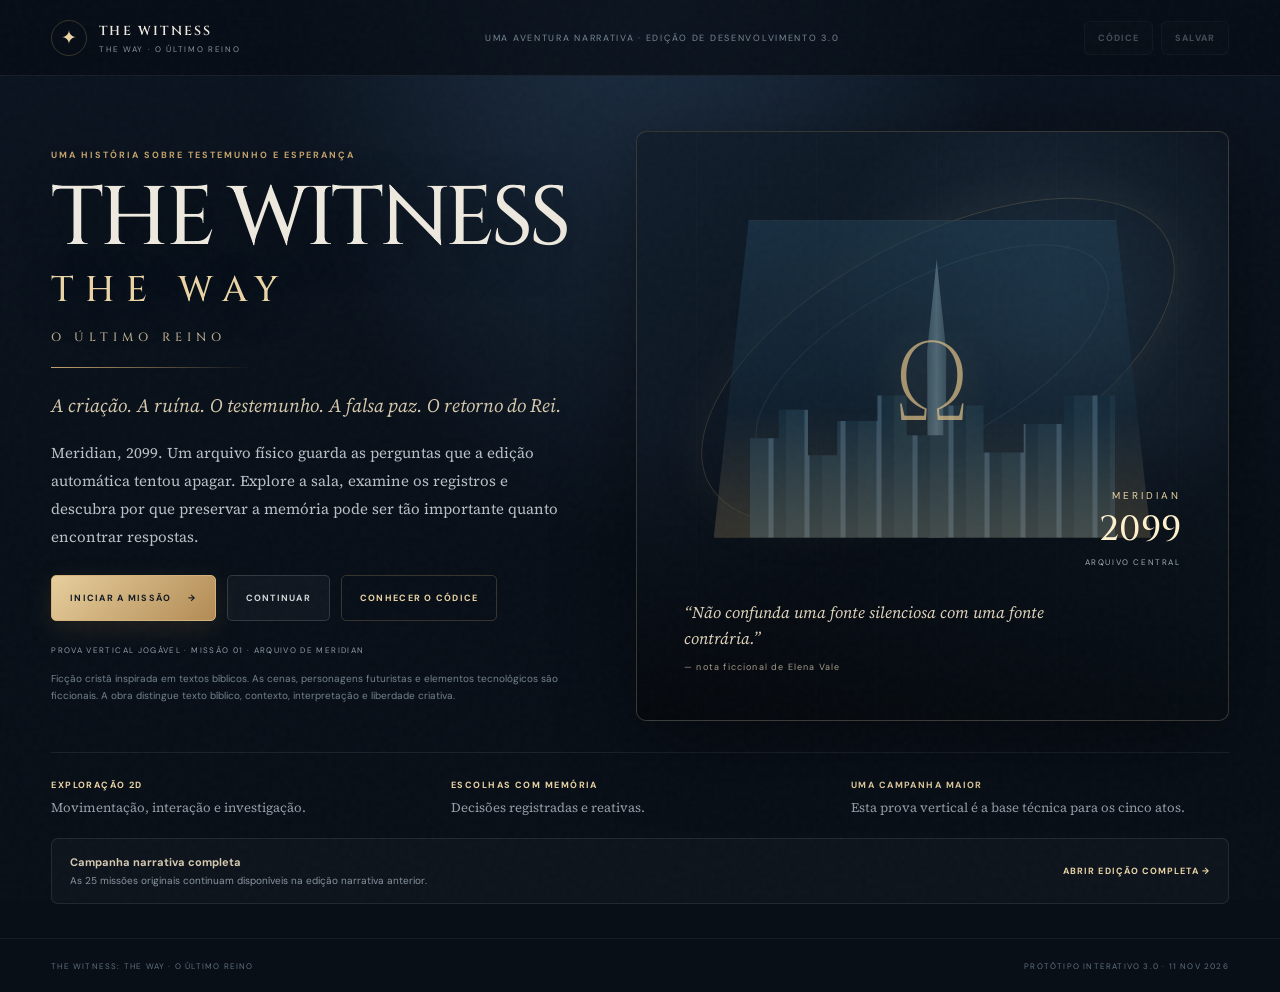
<file: index.html>
<!doctype html>
<html lang="pt-BR">
<head>
  <meta charset="utf-8">
  <meta name="viewport" content="width=device-width, initial-scale=1, viewport-fit=cover">
  <meta name="theme-color" content="#080f18">
  <meta name="description" content="THE WITNESS: THE WAY — O ÚLTIMO REINO. Uma aventura narrativa de exploração, memória e esperança.">
  <meta property="og:title" content="THE WITNESS: THE WAY — O ÚLTIMO REINO">
  <meta property="og:description" content="A criação. A ruína. O testemunho. A falsa paz. O retorno do Rei.">
  <title>THE WITNESS: THE WAY — O ÚLTIMO REINO</title>
  <link rel="icon" href="assets/favicon.svg" type="image/svg+xml">
  <link rel="stylesheet" href="styles.css">
</head>
<body>
  <div class="grain" aria-hidden="true"></div>
  <header class="topbar">
    <a class="brand" href="#inicio" aria-label="Página inicial">
      <span class="brand-mark">✦</span>
      <span><strong>THE WITNESS</strong><small>THE WAY · O ÚLTIMO REINO</small></span>
    </a>
    <div class="topline">UMA AVENTURA NARRATIVA · EDIÇÃO DE DESENVOLVIMENTO 3.0</div>
    <div class="top-actions">
      <button id="topCodex" class="quiet-button" disabled>CÓDICE</button>
      <button id="topSave" class="quiet-button" disabled>SALVAR</button>
    </div>
  </header>

  <main id="main" class="main-shell">
    <section id="homeScreen" class="home-screen">
      <div class="hero-copy">
        <p class="eyebrow">UMA HISTÓRIA SOBRE TESTEMUNHO E ESPERANÇA</p>
        <h1>THE WITNESS<span>THE WAY</span></h1>
        <p class="hero-subtitle">O ÚLTIMO REINO</p>
        <div class="gold-rule"></div>
        <p class="hero-tagline">A criação. A ruína. O testemunho. A falsa paz. O retorno do Rei.</p>
        <p class="hero-desc">Meridian, 2099. Um arquivo físico guarda as perguntas que a edição automática tentou apagar. Explore a sala, examine os registros e descubra por que preservar a memória pode ser tão importante quanto encontrar respostas.</p>
        <div class="home-buttons">
          <button id="newGame" class="btn primary">INICIAR A MISSÃO <span>→</span></button>
          <button id="continueGame" class="btn" hidden>CONTINUAR</button>
          <button id="homeCodex" class="btn ghost">CONHECER O CÓDICE</button>
        </div>
        <p class="home-note">PROVA VERTICAL JOGÁVEL · MISSÃO 01 · ARQUIVO DE MERIDIAN</p>
        <p class="disclaimer">Ficção cristã inspirada em textos bíblicos. As cenas, personagens futuristas e elementos tecnológicos são ficcionais. A obra distingue texto bíblico, contexto, interpretação e liberdade criativa.</p>
      </div>
      <div class="hero-art" aria-label="Ilustração abstrata de um arquivo futurista sob uma luz dourada">
        <div class="hero-orbit orbit-a"></div><div class="hero-orbit orbit-b"></div>
        <div class="hero-window"><div class="city-spire"></div><div class="city-line"></div></div>
        <div class="hero-seal">Ω</div>
        <div class="hero-caption"><span>MERIDIAN</span><b>2099</b><small>ARQUIVO CENTRAL</small></div>
        <div class="hero-quote">“Não confunda uma fonte silenciosa com uma fonte contrária.”<small>— nota ficcional de Elena Vale</small></div>
      </div>
      <div class="home-footer-grid">
        <div><strong>EXPLORAÇÃO 2D</strong><span>Movimentação, interação e investigação.</span></div>
        <div><strong>ESCOLHAS COM MEMÓRIA</strong><span>Decisões registradas e reativas.</span></div>
        <div><strong>UMA CAMPANHA MAIOR</strong><span>Esta prova vertical é a base técnica para os cinco atos.</span></div>
      </div>
      <div class="legacy-callout"><div><strong>Campanha narrativa completa</strong><span>As 25 missões originais continuam disponíveis na edição narrativa anterior.</span></div><a class="text-link" href="legacy/index.html">ABRIR EDIÇÃO COMPLETA →</a></div>
    </section>

    <section id="gameScreen" class="game-screen" hidden>
      <div class="game-heading">
        <div><p class="eyebrow" id="missionAct">ATO I — A ORIGEM E A RUÍNA</p><h2 id="missionTitle">O Arquivo que Sobrou</h2><p id="missionLocation">MERIDIAN · 2099</p></div>
        <div class="game-heading-actions">
          <button id="journalButton" class="small-button">DIÁRIO</button>
          <button id="settingsButton" class="small-button">OPÇÕES</button>
          <button id="menuButton" class="small-button">MENU</button>
        </div>
      </div>
      <div class="mission-objective"><span class="objective-symbol">◇</span><div><b>OBJETIVO ATUAL</b><p id="objectiveText"></p></div><div class="stage-counter" id="stageCounter">ETAPA 1 / 3</div></div>
      <div class="game-layout">
        <div class="world-column">
          <div class="canvas-wrap">
            <canvas id="gameCanvas" width="960" height="540" aria-label="Visão explorável do Arquivo Central de Meridian. Use WASD ou as setas para movimentar Aren e E para interagir." tabindex="0"></canvas>
            <div class="canvas-vignette" aria-hidden="true"></div>
            <div id="interactionPrompt" class="interaction-prompt" hidden><kbd>E</kbd><span id="promptText">INTERAGIR</span></div>
            <div class="scene-chip"><i></i> AMBIENTE ATIVO</div>
          </div>
          <div class="controls-row">
            <div class="desktop-help"><kbd>W</kbd><kbd>A</kbd><kbd>S</kbd><kbd>D</kbd> ou <kbd>↑</kbd><kbd>←</kbd><kbd>↓</kbd><kbd>→</kbd> mover <span>·</span> <kbd>E</kbd> interagir <span>·</span> <kbd>ESC</kbd> fechar</div>
            <div class="mobile-controls" aria-label="Controles de toque">
              <div class="dpad">
                <button data-move="up" aria-label="Mover para cima">▲</button>
                <button data-move="left" aria-label="Mover para esquerda">◀</button>
                <button data-move="down" aria-label="Mover para baixo">▼</button>
                <button data-move="right" aria-label="Mover para direita">▶</button>
              </div>
              <button id="touchInteract" class="touch-interact">INTERAGIR</button>
            </div>
            <div class="save-indicator" id="saveIndicator">● AUTOSAVE ATIVO</div>
          </div>
          <div id="storyFeed" class="story-feed" aria-live="polite"><span class="feed-mark">✦</span><span>O arquivo aguarda sua investigação.</span></div>
        </div>
        <aside class="side-panel">
          <section class="side-card">
            <div class="side-card-head"><span>REGISTROS ENCONTRADOS</span><b id="evidenceCount">0 / 3</b></div>
            <div id="evidenceList" class="evidence-list"></div>
          </section>
          <section class="side-card aren-card">
            <div class="character-label">PERSONAGEM JOGÁVEL</div>
            <div class="character-profile"><div class="aren-portrait" aria-hidden="true"><div class="portrait-head"></div><div class="portrait-body"></div></div><div><strong>AREN VALE</strong><span>Historiador · 34 anos</span><small>“Uma fonte precisa ser compreendida antes de ser julgada.”</small></div></div>
          </section>
          <section class="side-card stats-card">
            <div class="side-card-head"><span>ESTADO DO REGISTRO</span><b>ATUAL</b></div>
            <div class="stat-row"><span>Integridade</span><div class="stat-track"><i id="integrityBar"></i></div><b id="integrityValue">0</b></div>
            <div class="stat-row"><span>Coesão</span><div class="stat-track"><i id="communityBar"></i></div><b id="communityValue">0</b></div>
            <p>Indicadores narrativos. Não medem mérito espiritual nem alteram os acontecimentos bíblicos.</p>
          </section>
          <button id="codexButton" class="codex-button"><span>▤</span><div><b>ABRIR CÓDICE</b><small>Texto · Contexto · Interpretação · Ficção</small></div><strong>↗</strong></button>
        </aside>
      </div>
    </section>
  </main>

  <div id="modalHost" class="modal-host" hidden></div>
  <div id="liveRegion" class="sr-only" aria-live="polite" aria-atomic="true"></div>
  <footer class="site-footer"><span>THE WITNESS: THE WAY · O ÚLTIMO REINO</span><span>PROTÓTIPO INTERATIVO 3.0 · 11 NOV 2026</span></footer>

  <script src="data/mission-01.js"></script>
  <script src="js/state.js"></script>
  <script src="js/world.js"></script>
  <script src="js/app.js"></script>
</body>
</html>
</file>
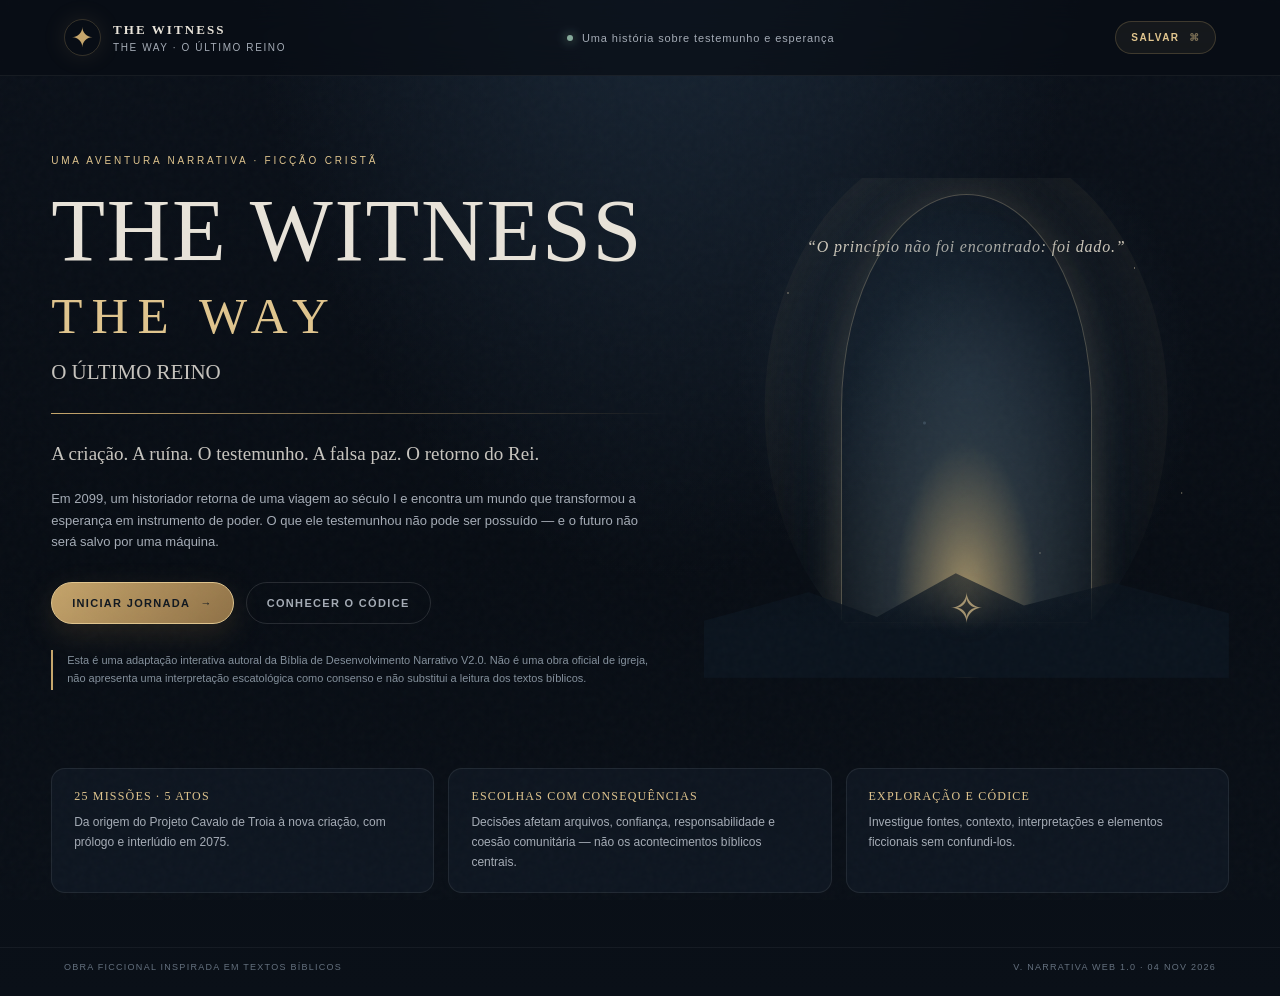
<file: legacy/index.html>
<!doctype html>
<html lang="pt-BR">
<head>
  <meta charset="utf-8">
  <meta name="viewport" content="width=device-width, initial-scale=1">
  <meta name="theme-color" content="#0b1018">
  <meta name="description" content="THE WITNESS: THE WAY — O ÚLTIMO REINO. Aventura narrativa interativa baseada na Bíblia de Desenvolvimento Narrativo 2.0.">
  <title>THE WITNESS: THE WAY — O ÚLTIMO REINO</title>
  <link rel="stylesheet" href="styles.css">
</head>
<body>
  <div class="grain" aria-hidden="true"></div>
  <header class="topbar">
    <button class="brand" id="brandHome" aria-label="Ir ao início">
      <span class="brand-mark">✦</span>
      <span><strong>THE WITNESS</strong><small>THE WAY · O ÚLTIMO REINO</small></span>
    </button>
    <div class="top-status" id="topStatus"><span class="status-dot"></span><span>Uma história sobre testemunho e esperança</span></div>
    <button class="quiet-button" id="saveButton" title="Salvar progresso">SALVAR <span>⌘</span></button>
  </header>

  <main id="app" class="app-shell" aria-live="polite"></main>

  <footer class="footer">
    <span>OBRA FICCIONAL INSPIRADA EM TEXTOS BÍBLICOS</span>
    <span>V. NARRATIVA WEB 1.0 · 04 NOV 2026</span>
  </footer>
  <script src="campaign-data.js"></script>
  <script src="app.js"></script>
</body>
</html>
</file>
<file: styles.css>
@import url('https://fonts.googleapis.com/css2?family=Cinzel:wght@400;500;600;700&family=DM+Sans:wght@400;500;600;700&family=Source+Serif+4:opsz,wght@8..60,400;8..60,500;8..60,600&display=swap');
:root{--bg:#080f18;--panel:#101a26;--panel2:#172332;--ink:#eee9df;--muted:#a8b0b8;--faint:#73808c;--gold:#c4a36c;--gold2:#ead4a5;--line:rgba(202,170,112,.24);--green:#89b39f;--red:#c8887f;--serif:'Source Serif 4',Georgia,serif;--sans:'DM Sans',Arial,sans-serif;--display:'Cinzel',Georgia,serif;--shadow:0 24px 80px rgba(0,0,0,.42)}
*{box-sizing:border-box}html{min-height:100%;background:var(--bg)}body{margin:0;min-height:100vh;background:radial-gradient(ellipse at 50% -12%,#203348 0,transparent 42%),linear-gradient(180deg,#0b1420,#080f18 55%,#090f17);color:var(--ink);font-family:var(--sans);overflow-x:hidden}.grain{position:fixed;inset:0;pointer-events:none;opacity:.045;z-index:20;background-image:url("data:image/svg+xml,%3Csvg viewBox='0 0 180 180' xmlns='http://www.w3.org/2000/svg'%3E%3Cfilter id='n'%3E%3CfeTurbulence type='fractalNoise' baseFrequency='.85' numOctaves='3' stitchTiles='stitch'/%3E%3C/filter%3E%3Crect width='100%25' height='100%25' filter='url(%23n)' opacity='.5'/%3E%3C/svg%3E")}.sr-only{position:absolute!important;width:1px;height:1px;padding:0;margin:-1px;overflow:hidden;clip:rect(0,0,0,0);white-space:nowrap;border:0}
button,a{font:inherit}button{cursor:pointer}.topbar{height:76px;padding:0 clamp(18px,4vw,64px);display:flex;align-items:center;justify-content:space-between;border-bottom:1px solid rgba(255,255,255,.07);background:rgba(7,13,21,.74);backdrop-filter:blur(16px);position:relative;z-index:10}.brand{display:flex;align-items:center;gap:12px;text-decoration:none;color:var(--ink)}.brand-mark{width:36px;height:36px;border:1px solid var(--line);border-radius:50%;display:grid;place-items:center;color:var(--gold2);font-size:19px}.brand strong{display:block;font:600 13px var(--display);letter-spacing:.17em}.brand small{display:block;margin-top:4px;color:#8694a1;font-size:8px;letter-spacing:.21em}.topline{font-size:9px;letter-spacing:.19em;color:#788895}.top-actions{display:flex;gap:8px}.quiet-button,.small-button{border:1px solid rgba(255,255,255,.1);background:rgba(255,255,255,.025);color:#b7c0c8;padding:10px 13px;border-radius:6px;font-size:9px;font-weight:700;letter-spacing:.12em}.quiet-button:hover,.small-button:hover{color:var(--gold2);border-color:var(--line)}button:disabled{opacity:.35;cursor:not-allowed}
.main-shell{max-width:1500px;margin:0 auto;padding:0 clamp(16px,4vw,62px)}.home-screen{min-height:calc(100vh - 130px);display:grid;grid-template-columns:minmax(390px,.94fr) minmax(420px,1.06fr);grid-template-rows:1fr auto auto;align-items:center;column-gap:5%;padding:44px 0 34px}.hero-copy{padding:20px 0 18px;max-width:600px}.eyebrow{font-size:9px;font-weight:700;letter-spacing:.22em;color:var(--gold);text-transform:uppercase}.hero-copy h1{font:500 clamp(46px,6.5vw,83px)/.96 var(--display);letter-spacing:-.045em;margin:19px 0 9px;text-shadow:0 10px 50px rgba(0,0,0,.45)}.hero-copy h1 span{display:block;font-size:.43em;letter-spacing:.31em;color:var(--gold2);margin-top:13px}.hero-subtitle{font:500 12px var(--display);letter-spacing:.42em;color:#bdad8e;margin:22px 0 18px}.gold-rule{height:1px;width:200px;background:linear-gradient(90deg,var(--gold),transparent);margin:22px 0}.hero-tagline{font:italic 19px/1.6 var(--serif);color:#d7c9ad;max-width:560px}.hero-desc{font:15px/1.85 var(--serif);color:#b9c1c7;max-width:560px;margin:18px 0 25px}.home-buttons{display:flex;gap:11px;flex-wrap:wrap}.btn{display:inline-flex;align-items:center;justify-content:center;gap:17px;min-height:46px;border:1px solid rgba(255,255,255,.14);background:rgba(255,255,255,.035);color:#d2d6d9;border-radius:5px;padding:0 18px;font-size:9px;font-weight:700;letter-spacing:.14em;transition:background .2s,border-color .2s,transform .2s}.btn:hover{border-color:var(--gold);background:rgba(196,163,108,.09);transform:translateY(-1px)}.btn.primary{color:#111923;border-color:#d3b27a;background:linear-gradient(135deg,#e7cf9d,#b38b54);box-shadow:0 8px 28px rgba(184,142,78,.15)}.btn.primary:hover{background:linear-gradient(135deg,#f4dfb5,#c79c60)}.btn.ghost{background:transparent;color:var(--gold2);border-color:var(--line)}.home-note{font-size:8px;color:#8d9ba7;letter-spacing:.17em;margin-top:24px}.disclaimer{font-size:10px;line-height:1.65;color:#74828e;max-width:570px;margin-top:16px}.hero-art{height:min(590px,68vh);min-height:430px;position:relative;overflow:hidden;border:1px solid rgba(207,174,119,.22);border-radius:10px;background:radial-gradient(ellipse at 72% 30%,rgba(77,119,149,.25),transparent 40%),linear-gradient(145deg,#111e2c,#0a111b 58%,#0c1823);box-shadow:var(--shadow)}.hero-art:before{content:"";position:absolute;inset:0;background:linear-gradient(180deg,transparent 50%,rgba(0,0,0,.5)),repeating-linear-gradient(90deg,transparent 0 59px,rgba(255,255,255,.025) 60px)}.hero-orbit{position:absolute;border:1px solid rgba(202,170,112,.2);border-radius:50%;transform:rotate(-28deg)}.orbit-a{width:88%;height:42%;top:18%;left:7%;box-shadow:0 0 55px rgba(196,163,108,.07)}.orbit-b{width:66%;height:28%;top:25%;left:17%;border-color:rgba(116,176,206,.2)}.hero-window{position:absolute;left:13%;right:13%;top:15%;height:54%;border:1px solid rgba(139,184,211,.2);border-bottom:0;background:linear-gradient(180deg,rgba(31,61,82,.58),rgba(11,25,38,.35));clip-path:polygon(8% 0,92% 0,100% 100%,0 100%)}.hero-window:after{content:"";position:absolute;bottom:0;left:0;right:0;height:40%;background:linear-gradient(180deg,transparent,rgba(222,177,106,.2))}.city-spire{position:absolute;bottom:0;left:46%;width:10%;height:88%;background:linear-gradient(90deg,#1a3042,#4b6574,#14293a);clip-path:polygon(50% 0,72% 33%,70% 100%,30% 100%,28% 33%);filter:drop-shadow(0 0 18px rgba(113,183,213,.3))}.city-line{position:absolute;bottom:0;left:8%;width:84%;height:45%;background:repeating-linear-gradient(90deg,#1c3343 0 18px,#365064 19px 23px,#152b3b 24px 36px);clip-path:polygon(0 30%,8% 30%,8% 10%,16% 10%,16% 42%,24% 42%,24% 18%,35% 18%,35% 0,43% 0,43% 28%,53% 28%,53% 7%,64% 7%,64% 40%,75% 40%,75% 20%,86% 20%,86% 0,100% 0,100% 100%,0 100%)}.hero-seal{position:absolute;left:50%;top:42%;transform:translate(-50%,-50%);font:300 116px var(--serif);color:rgba(225,194,136,.7);text-shadow:0 0 36px rgba(224,188,119,.32)}.hero-caption{position:absolute;right:8%;bottom:26%;display:grid;gap:4px;text-align:right}.hero-caption span{font-size:10px;letter-spacing:.3em;color:var(--gold2)}.hero-caption b{font:500 35px var(--display);color:#fff0ce}.hero-caption small{font-size:8px;letter-spacing:.2em;color:#9facb4}.hero-quote{position:absolute;left:8%;bottom:8%;max-width:74%;font:italic 16px/1.6 var(--serif);color:#dfd3bc}.hero-quote small{display:block;font:9px var(--sans);letter-spacing:.13em;color:#a69b88;margin-top:10px}.home-footer-grid{grid-column:1/-1;display:grid;grid-template-columns:repeat(3,1fr);gap:22px;padding:26px 0 20px;border-top:1px solid rgba(255,255,255,.08);margin-top:20px}.home-footer-grid div{display:grid;gap:7px}.home-footer-grid strong{font-size:9px;color:var(--gold2);letter-spacing:.16em}.home-footer-grid span{font:13px/1.55 var(--serif);color:#929da7}.legacy-callout{grid-column:1/-1;padding:16px 18px;border:1px solid rgba(255,255,255,.09);background:rgba(255,255,255,.025);border-radius:7px;display:flex;align-items:center;justify-content:space-between;gap:14px}.legacy-callout div{display:grid;gap:5px}.legacy-callout strong{font-size:11px;color:#d6c9b1}.legacy-callout span{font-size:10px;color:#8995a1}.text-link{font-size:9px;font-weight:700;letter-spacing:.12em;color:var(--gold2);text-decoration:none;white-space:nowrap}.text-link:hover{text-decoration:underline}
.game-screen{padding:28px 0 45px}.game-heading{display:flex;align-items:center;justify-content:space-between;gap:20px;margin-bottom:18px}.game-heading h2{font:500 clamp(25px,3vw,38px) var(--display);margin:8px 0 4px}.game-heading p:last-child{font-size:9px;color:#8796a2;letter-spacing:.18em;margin:7px 0}.game-heading-actions{display:flex;gap:7px;flex-wrap:wrap}.mission-objective{display:flex;align-items:center;gap:15px;padding:13px 17px;border:1px solid var(--line);background:rgba(196,163,108,.055);border-radius:7px;margin-bottom:17px}.objective-symbol{color:var(--gold2);font:25px var(--serif)}.mission-objective b{font-size:8px;color:var(--gold);letter-spacing:.18em}.mission-objective p{font:13px/1.45 var(--serif);color:#c3cbd0;margin:4px 0 0}.stage-counter{margin-left:auto;color:#c2b18f;font-size:9px;letter-spacing:.15em;white-space:nowrap}.game-layout{display:grid;grid-template-columns:minmax(0,1fr) 280px;gap:17px;align-items:start}.world-column{min-width:0}.canvas-wrap{position:relative;overflow:hidden;border:1px solid rgba(202,170,112,.32);border-radius:8px;background:#0c1722;box-shadow:0 18px 60px rgba(0,0,0,.35)}#gameCanvas{display:block;width:100%;height:auto;aspect-ratio:16/9;outline:none;touch-action:none}#gameCanvas:focus-visible{outline:2px solid var(--gold2);outline-offset:3px}.canvas-vignette{position:absolute;inset:0;pointer-events:none;box-shadow:inset 0 0 80px rgba(0,0,0,.32)}.scene-chip{position:absolute;right:14px;bottom:13px;display:flex;align-items:center;gap:7px;padding:7px 9px;background:rgba(4,11,18,.7);border:1px solid rgba(255,255,255,.09);border-radius:4px;color:#b6c4ce;font-size:7px;letter-spacing:.15em}.scene-chip i{width:6px;height:6px;border-radius:50%;background:#83b49d;box-shadow:0 0 10px #83b49d}.interaction-prompt{position:absolute;left:50%;bottom:17px;transform:translateX(-50%);display:flex;align-items:center;gap:9px;padding:8px 13px;border:1px solid rgba(224,197,142,.5);border-radius:5px;background:rgba(5,11,18,.88);color:#f0dfbc;font-size:9px;letter-spacing:.14em;white-space:nowrap;box-shadow:0 8px 30px rgba(0,0,0,.4)}kbd{display:inline-grid;place-items:center;min-width:21px;height:21px;border:1px solid rgba(218,189,135,.4);border-radius:4px;background:#1d2b38;color:#ead4a5;font:700 9px var(--sans);padding:0 5px}.controls-row{display:flex;align-items:center;justify-content:space-between;gap:12px;min-height:42px}.desktop-help{font-size:9px;color:#8593a0;display:flex;align-items:center;gap:5px;flex-wrap:wrap}.desktop-help span{color:#586875;margin:0 3px}.desktop-help kbd{height:18px;min-width:18px;font-size:8px}.save-indicator{font-size:8px;color:#8eaa9e;letter-spacing:.13em;white-space:nowrap}.story-feed{display:flex;align-items:flex-start;gap:10px;padding:12px 15px;border-left:2px solid rgba(202,170,112,.55);background:rgba(255,255,255,.025);font:14px/1.6 var(--serif);color:#aebbc4;border-radius:0 5px 5px 0;margin-top:8px;min-height:45px}.feed-mark{color:var(--gold2)}.side-panel{display:grid;gap:12px}.side-card{padding:15px;border:1px solid rgba(255,255,255,.085);background:linear-gradient(145deg,rgba(20,32,46,.92),rgba(12,21,31,.9));border-radius:7px}.side-card-head{display:flex;justify-content:space-between;align-items:center;gap:10px;margin-bottom:13px;color:#b0bac2;font-size:8px;letter-spacing:.15em}.side-card-head b{color:var(--gold2);font-size:9px}.evidence-list{display:grid;gap:8px}.evidence-item{display:flex;align-items:center;gap:9px;padding:8px 0;border-top:1px solid rgba(255,255,255,.055);color:#8f9eaa;font-size:10px}.evidence-item:first-child{border-top:0}.evidence-icon{width:24px;height:24px;display:grid;place-items:center;border:1px solid rgba(255,255,255,.1);border-radius:5px;color:#8ea1af}.evidence-item.done{color:#c5d6cb}.evidence-item.done .evidence-icon{border-color:rgba(137,179,159,.4);color:var(--green);background:rgba(137,179,159,.08)}.evidence-item small{display:block;color:#637583;font-size:8px;margin-top:3px}.aren-card{padding-bottom:17px}.character-label{color:#b39c70;font-size:8px;letter-spacing:.17em;margin-bottom:13px}.character-profile{display:flex;align-items:center;gap:12px}.character-profile strong{display:block;font:600 12px var(--display);color:#e0d5bf}.character-profile span{display:block;font-size:9px;color:#95a4ae;margin:5px 0}.character-profile small{display:block;font:italic 11px/1.5 var(--serif);color:#83939e}.aren-portrait{width:57px;height:65px;position:relative;overflow:hidden;flex-shrink:0;background:linear-gradient(140deg,#344b5c,#101e2b);border:1px solid rgba(205,172,113,.28);border-radius:5px}.portrait-head{position:absolute;width:22px;height:25px;border-radius:45% 45% 42% 42%;left:17px;top:9px;background:#bd8b6b;box-shadow:0 -5px 0 2px #302925}.portrait-head:after{content:"";position:absolute;left:4px;top:18px;width:14px;height:7px;border-radius:0 0 8px 8px;background:#453a34}.portrait-body{position:absolute;left:9px;bottom:-8px;width:39px;height:34px;border-radius:12px 12px 2px 2px;background:linear-gradient(100deg,#1a2836,#556677)}.stats-card{padding-bottom:12px}.stat-row{display:grid;grid-template-columns:75px 1fr 17px;align-items:center;gap:7px;margin:10px 0;color:#95a4ae;font-size:9px}.stat-row b{text-align:right;font-size:9px;color:#d9c596}.stat-track{height:4px;background:#283544;border-radius:9px;overflow:hidden}.stat-track i{display:block;height:100%;width:50%;background:linear-gradient(90deg,#977648,#e4c88e);transition:width .3s}.stats-card p{font-size:8px;line-height:1.5;color:#71818d;margin:12px 0 0}.codex-button{width:100%;display:flex;align-items:center;gap:11px;text-align:left;padding:14px;border:1px solid var(--line);background:rgba(196,163,108,.055);border-radius:6px;color:var(--gold2)}.codex-button>span{font-size:22px}.codex-button div{display:grid;gap:4px;flex:1}.codex-button b{font-size:8px;letter-spacing:.15em}.codex-button small{font-size:8px;color:#909ba5}.codex-button>strong{font-size:14px}.codex-button:hover{background:rgba(196,163,108,.12)}.mobile-controls{display:none;align-items:center;gap:17px}.dpad{display:grid;grid-template-columns:36px 36px 36px;grid-template-rows:34px 34px;gap:4px}.dpad button{border:1px solid rgba(202,170,112,.35);border-radius:5px;color:#e6d2a9;background:#192838;font-size:12px;touch-action:none}.dpad button[data-move="up"]{grid-column:2}.dpad button[data-move="left"]{grid-column:1;grid-row:2}.dpad button[data-move="down"]{grid-column:2;grid-row:2}.dpad button[data-move="right"]{grid-column:3;grid-row:2}.touch-interact{height:52px;padding:0 18px;border:1px solid #bd9b61;border-radius:5px;background:linear-gradient(135deg,#dfc58f,#ad8550);color:#17202a;font-size:9px;font-weight:700;letter-spacing:.12em;touch-action:none}
.modal-host{position:fixed;inset:0;z-index:50;background:rgba(3,8,14,.78);backdrop-filter:blur(8px);display:grid;place-items:center;padding:18px;overflow:auto}.modal-host[hidden]{display:none}.modal-card{width:min(680px,100%);max-height:min(88vh,820px);overflow:auto;padding:clamp(22px,4vw,34px);border:1px solid rgba(205,172,113,.38);border-radius:8px;background:linear-gradient(145deg,#172534,#0d1722);box-shadow:0 30px 120px rgba(0,0,0,.7);animation:modalIn .22s ease}.modal-top{display:flex;justify-content:space-between;align-items:center;gap:12px}.modal-kicker{color:var(--gold);font-size:8px;letter-spacing:.2em;font-weight:700}.modal-close{border:1px solid rgba(255,255,255,.15);background:transparent;color:#b5c0c9;width:30px;height:30px;border-radius:4px}.modal-card h3{font:500 clamp(22px,3vw,30px)/1.25 var(--display);color:#eee4d0;margin:14px 0 12px}.modal-card p{font:16px/1.8 var(--serif);color:#c0c8ce;white-space:pre-line}.modal-actions{display:flex;justify-content:flex-end;gap:9px;flex-wrap:wrap;margin-top:22px}.choice-grid{display:grid;gap:11px;margin-top:22px}.choice-option{width:100%;text-align:left;padding:16px;border:1px solid rgba(255,255,255,.12);background:rgba(255,255,255,.025);border-radius:6px;color:var(--ink)}.choice-option:hover{border-color:var(--gold);background:rgba(196,163,108,.07)}.choice-option strong{display:block;font-size:12px;color:var(--gold2);margin-bottom:7px}.choice-option span{display:block;font:13px/1.55 var(--serif);color:#aeb9c2}.choice-option i{display:block;font:italic 11px/1.5 var(--serif);color:#748592;margin-top:9px}.modal-divider{height:1px;background:rgba(255,255,255,.09);margin:19px 0}.codex-tabs{display:flex;gap:6px;flex-wrap:wrap;margin:17px 0}.codex-tab{padding:8px 10px;border:1px solid rgba(255,255,255,.1);border-radius:4px;background:transparent;color:#9eabb4;font-size:8px;letter-spacing:.1em;text-transform:uppercase}.codex-tab.active{color:#171e27;background:#d8bc86;border-color:#d8bc86}.codex-copy{font:15px/1.85 var(--serif);color:#d2d7d8;white-space:pre-line}.journal-list{display:grid;gap:10px}.journal-row{padding:12px;border-left:2px solid var(--gold);background:rgba(255,255,255,.03)}.journal-row b{display:block;color:var(--gold2);font-size:10px}.journal-row span{display:block;margin-top:5px;font:13px/1.6 var(--serif);color:#b6c0c7}.field-row{display:flex;justify-content:space-between;align-items:center;gap:12px;padding:12px 0;border-bottom:1px solid rgba(255,255,255,.07);font-size:11px;color:#b6c1ca}.field-row input{accent-color:#d2b47b;width:18px;height:18px}.modal-note{font-size:10px!important;line-height:1.6!important;color:#81909a!important}.completion-mark{font:52px var(--serif);text-align:center;color:var(--gold2);margin:12px 0}.completion-summary{padding:17px;border:1px solid rgba(202,170,112,.2);background:rgba(202,170,112,.05);border-radius:6px;margin:18px 0}.completion-summary b{display:block;color:var(--gold2);font-size:11px;letter-spacing:.1em}.completion-summary p{font-size:14px;margin:9px 0 0}.site-footer{min-height:54px;padding:14px clamp(18px,4vw,64px);border-top:1px solid rgba(255,255,255,.06);display:flex;justify-content:space-between;align-items:center;gap:12px;font-size:8px;letter-spacing:.15em;color:#5f707e}.toast{position:fixed;z-index:90;left:50%;bottom:20px;transform:translate(-50%,15px);opacity:0;pointer-events:none;padding:11px 16px;border:1px solid rgba(224,197,142,.3);background:#e0c58f;color:#17202a;border-radius:4px;font-size:10px;font-weight:700;box-shadow:0 10px 30px rgba(0,0,0,.35);transition:opacity .2s,transform .2s}.toast.show{opacity:1;transform:translate(-50%,0)}
body.high-contrast{--ink:#fff;--muted:#e0e7ec}body.high-contrast .hero-desc,body.high-contrast .disclaimer,body.high-contrast .story-feed,body.high-contrast .stats-card p{color:#e1e8ed}body.reduce-motion *,body.reduce-motion *:before,body.reduce-motion *:after{animation:none!important;transition:none!important;scroll-behavior:auto!important}@keyframes modalIn{from{opacity:0;transform:translateY(10px) scale(.99)}to{opacity:1;transform:none}}
@media(max-width:1050px){.game-layout{grid-template-columns:minmax(0,1fr) 250px}.topline{display:none}.home-screen{grid-template-columns:1fr 1fr;column-gap:3%}.hero-art{min-height:390px}.home-footer-grid{gap:14px}}
@media(max-width:800px){.home-screen{grid-template-columns:1fr;grid-template-rows:auto auto auto auto;padding-top:26px}.hero-copy{padding:15px 0}.hero-art{height:360px;min-height:320px;grid-row:2}.home-footer-grid{margin-top:26px}.game-layout{grid-template-columns:1fr}.side-panel{grid-template-columns:repeat(2,minmax(0,1fr))}.side-panel .codex-button{grid-column:1/-1}.stats-card{grid-column:1/-1}.game-heading{align-items:flex-start}.game-heading-actions{justify-content:flex-end}.desktop-help{display:none}.mobile-controls{display:flex}.controls-row{padding:8px 0;align-items:flex-start}.save-indicator{margin-left:auto;padding-top:13px}}
@media(max-width:560px){.topbar{height:64px;padding:0 14px}.brand strong{font-size:10px}.brand small{font-size:7px}.top-actions{gap:5px}.quiet-button{padding:8px 9px;font-size:8px}.main-shell{padding:0 13px}.home-screen{min-height:unset;padding:28px 0}.hero-copy h1{font-size:50px}.hero-tagline{font-size:17px}.hero-desc{font-size:14px}.hero-art{height:295px;min-height:295px}.hero-seal{font-size:85px}.hero-caption{bottom:25%}.hero-quote{font-size:13px}.home-footer-grid{grid-template-columns:1fr;gap:13px;padding:19px 0}.legacy-callout{align-items:flex-start;flex-direction:column}.game-screen{padding-top:20px}.game-heading{display:block}.game-heading-actions{justify-content:flex-start;margin-top:14px}.game-heading h2{font-size:26px}.mission-objective{align-items:flex-start;gap:9px;padding:11px}.mission-objective p{font-size:12px}.stage-counter{font-size:8px;padding-top:3px}.side-panel{grid-template-columns:1fr}.stats-card{grid-column:auto}.mobile-controls{gap:11px}.dpad{grid-template-columns:31px 31px 31px;grid-template-rows:30px 30px}.touch-interact{height:46px;padding:0 12px}.save-indicator{font-size:7px}.modal-host{padding:9px}.modal-card{padding:20px 17px;max-height:92vh}.modal-card p{font-size:15px}.site-footer{font-size:7px;flex-direction:column;justify-content:center}.evidence-item{font-size:10px}}
</file>
<file: legacy/styles.css>
:root{--bg:#080d14;--panel:#101925;--panel2:#151f2c;--panel3:#1b2938;--ink:#e8e3d9;--muted:#a5acb6;--faint:#6c7783;--gold:#c6a66c;--gold2:#e0c58e;--line:rgba(198,166,108,.24);--blue:#8fa9c0;--green:#86aa9b;--red:#c88d83;--shadow:0 24px 70px rgba(0,0,0,.36);--radius:18px;--serif:'Source Serif 4',Georgia,serif;--sans:'DM Sans',Arial,sans-serif;--display:'Cinzel',Georgia,serif}
*{box-sizing:border-box}html{scroll-behavior:smooth}body{margin:0;background:radial-gradient(ellipse at 52% -20%,#1c2b3b 0,transparent 46%),linear-gradient(180deg,#0b111a 0,#080d14 55%,#0a1018 100%);color:var(--ink);font-family:var(--sans);min-height:100vh}body.reduce-motion *,body.reduce-motion *:before,body.reduce-motion *:after{animation:none!important;transition:none!important;scroll-behavior:auto!important}.grain{position:fixed;inset:0;pointer-events:none;opacity:.05;z-index:5;background-image:url("data:image/svg+xml,%3Csvg viewBox='0 0 180 180' xmlns='http://www.w3.org/2000/svg'%3E%3Cfilter id='n'%3E%3CfeTurbulence type='fractalNoise' baseFrequency='.8' numOctaves='3' stitchTiles='stitch'/%3E%3C/filter%3E%3Crect width='100%25' height='100%25' filter='url(%23n)' opacity='.45'/%3E%3C/svg%3E")}.topbar{height:76px;padding:0 clamp(18px,5vw,70px);display:flex;align-items:center;justify-content:space-between;border-bottom:1px solid rgba(255,255,255,.06);background:rgba(8,13,20,.68);backdrop-filter:blur(16px);position:sticky;top:0;z-index:10}.brand{display:flex;align-items:center;gap:12px;color:var(--ink);background:none;border:0;padding:0;text-align:left;cursor:pointer}.brand-mark{font-size:27px;color:var(--gold);width:37px;height:37px;display:grid;place-items:center;border:1px solid var(--line);border-radius:50%;box-shadow:0 0 24px rgba(198,166,108,.12)}.brand strong{font:600 13px var(--display);letter-spacing:.16em;display:block}.brand small{font:10px var(--sans);letter-spacing:.16em;color:var(--muted);display:block;margin-top:4px}.top-status{font-size:11px;letter-spacing:.08em;color:var(--muted);display:flex;align-items:center;gap:9px}.status-dot{width:6px;height:6px;background:var(--green);border-radius:50%;box-shadow:0 0 12px var(--green)}.quiet-button{border:1px solid var(--line);color:var(--gold2);background:rgba(198,166,108,.07);border-radius:99px;padding:10px 15px;font-size:10px;font-weight:700;letter-spacing:.14em;cursor:pointer}.quiet-button span{opacity:.5;margin-left:5px}.app-shell{max-width:1440px;margin:0 auto;min-height:calc(100vh - 126px);padding:34px clamp(16px,4vw,58px) 54px}.footer{max-width:1440px;padding:14px clamp(18px,5vw,70px) 24px;margin:auto;display:flex;justify-content:space-between;gap:12px;color:#64707e;font-size:9px;letter-spacing:.14em;border-top:1px solid rgba(255,255,255,.05)}
/* shared */
.eyebrow{color:var(--gold);font-size:10px;letter-spacing:.22em;text-transform:uppercase;font-weight:700}.display-title{font:500 clamp(32px,5.6vw,66px)/1.07 var(--display);letter-spacing:.035em;margin:15px 0 12px}.subtitle{font:400 clamp(16px,2vw,21px)/1.5 var(--serif);color:#c7c4be;margin:0}.muted{color:var(--muted)}.gold{color:var(--gold2)}.rule{height:1px;background:linear-gradient(90deg,var(--gold),rgba(198,166,108,0));margin:24px 0}.panel{background:linear-gradient(145deg,rgba(22,33,47,.94),rgba(13,21,31,.94));border:1px solid rgba(255,255,255,.08);border-radius:var(--radius);box-shadow:var(--shadow)}.panel-pad{padding:clamp(20px,3vw,34px)}.btn{border:1px solid var(--line);border-radius:99px;padding:14px 20px;display:inline-flex;align-items:center;justify-content:center;gap:10px;cursor:pointer;color:var(--ink);background:rgba(198,166,108,.09);font:700 11px var(--sans);letter-spacing:.12em;text-transform:uppercase;transition:.2s}.btn:hover{transform:translateY(-2px);border-color:var(--gold);background:rgba(198,166,108,.16)}.btn.primary{background:linear-gradient(135deg,#c5a46b,#8f7146);color:#111820;border-color:#e0c58e;box-shadow:0 10px 30px rgba(171,133,72,.18)}.btn.primary:hover{background:linear-gradient(135deg,#e0c58e,#b18c56)}.btn.ghost{background:transparent;border-color:rgba(255,255,255,.12);color:var(--muted)}.btn.small{padding:10px 14px;font-size:9px}.btn:focus-visible,button:focus-visible{outline:2px solid var(--gold2);outline-offset:3px}.pill{display:inline-flex;align-items:center;border:1px solid var(--line);border-radius:99px;padding:6px 10px;color:var(--gold2);font-size:9px;letter-spacing:.12em;text-transform:uppercase}.meta{display:flex;gap:9px;flex-wrap:wrap;align-items:center}.section-heading{font:500 24px var(--display);letter-spacing:.04em;margin:0 0 14px}.body-copy{font:16px/1.8 var(--serif);color:#d6d1c8}.body-copy p{margin:0 0 14px}.small-copy{font:13px/1.65 var(--sans);color:var(--muted)}.divider{height:1px;background:rgba(255,255,255,.08);margin:22px 0}.tagline{color:#8e99a5;font-size:10px;letter-spacing:.16em;text-transform:uppercase}.starfield{position:relative;overflow:hidden}.starfield:before,.starfield:after{content:"";position:absolute;inset:0;pointer-events:none}.starfield:before{background-image:radial-gradient(1px 1px at 16% 23%,rgba(239,222,185,.7) 50%,transparent 100%),radial-gradient(1px 1px at 82% 18%,rgba(239,222,185,.6) 50%,transparent 100%),radial-gradient(1px 1px at 64% 75%,rgba(239,222,185,.5) 50%,transparent 100%),radial-gradient(2px 2px at 42% 49%,rgba(143,169,192,.42) 50%,transparent 100%),radial-gradient(1px 1px at 91% 63%,rgba(239,222,185,.5) 50%,transparent 100%);opacity:.7}.starfield:after{background:radial-gradient(ellipse at 50% 40%,rgba(60,88,111,.28),transparent 62%)}
/* menu */
.hero{display:grid;grid-template-columns:1.08fr .92fr;gap:36px;min-height:570px;align-items:center}.hero-copy{padding:45px 0}.hero-kicker{color:var(--gold2);font-size:10px;letter-spacing:.28em;text-transform:uppercase}.hero-title{font:500 clamp(42px,7vw,88px)/.98 var(--display);letter-spacing:.02em;margin:22px 0 16px}.hero-title span{display:block;color:var(--gold2);font-size:.58em;letter-spacing:.18em;margin-top:17px}.hero-text{font:19px/1.65 var(--serif);color:#c8c5bf;max-width:660px}.hero-actions{display:flex;gap:12px;flex-wrap:wrap;margin-top:30px}.hero-art{height:500px;position:relative;display:grid;place-items:center}.portal{width:min(82%,420px);aspect-ratio: .78;border-radius:50% 50% 4px 4px;background:radial-gradient(ellipse at 50% 85%,rgba(225,195,133,.72) 0,rgba(125,149,157,.24) 24%,rgba(22,38,52,.2) 51%,transparent 67%);border:1px solid rgba(214,185,132,.35);box-shadow:0 0 90px rgba(137,161,174,.15),inset 0 0 80px rgba(225,195,133,.1);position:absolute;bottom:0;clip-path:ellipse(48% 50% at 50% 50%)}.portal:before{content:"";position:absolute;inset:10% 20%;border:1px solid rgba(231,208,163,.3);border-radius:50% 50% 0 0;box-shadow:0 0 40px rgba(198,166,108,.2)}.horizon{position:absolute;bottom:0;width:100%;height:38%;background:linear-gradient(180deg,transparent,#0b141e 75%);clip-path:polygon(0 70%,20% 55%,33% 68%,48% 45%,61% 62%,78% 50%,100% 66%,100% 100%,0 100%)}.hero-quote{position:absolute;top:12%;width:100%;text-align:center;font:italic 16px var(--serif);color:#d8d1c3;letter-spacing:.05em}.hero-ornament{position:absolute;bottom:9%;font-size:42px;color:rgba(224,197,142,.7);text-shadow:0 0 30px rgba(224,197,142,.4)}.menu-bottom{display:grid;grid-template-columns:repeat(3,1fr);gap:14px;margin:22px 0 0}.feature-card{padding:20px 22px;border:1px solid rgba(255,255,255,.08);border-radius:14px;background:rgba(17,27,39,.65)}.feature-card b{display:block;color:var(--gold2);font:500 12px var(--display);letter-spacing:.1em;margin-bottom:8px}.feature-card span{font-size:12px;line-height:1.6;color:var(--muted)}.disclaimer{font-size:11px;color:#84909c;line-height:1.6;border-left:2px solid var(--gold);padding:2px 0 2px 14px;margin-top:26px;max-width:760px}
/* game nav & layout */
.game-nav{display:flex;gap:5px;flex-wrap:wrap;border-bottom:1px solid rgba(255,255,255,.08);padding-bottom:14px;margin-bottom:24px}.nav-tab{border:0;background:transparent;color:#84909b;padding:10px 13px;border-radius:99px;font-size:10px;font-weight:700;letter-spacing:.12em;cursor:pointer}.nav-tab.active{color:var(--gold2);background:rgba(198,166,108,.12)}.game-layout{display:grid;grid-template-columns:minmax(0,1fr) 300px;gap:22px;align-items:start}.main-column{min-width:0}.side-column{position:sticky;top:98px;display:grid;gap:14px}.progress-card{padding:18px 20px}.progress-top{display:flex;justify-content:space-between;gap:12px;font-size:10px;letter-spacing:.12em;color:var(--muted);text-transform:uppercase}.progress-track{height:4px;border-radius:99px;background:#273442;margin-top:13px;overflow:hidden}.progress-fill{height:100%;background:linear-gradient(90deg,#8e714b,#e2c88f);box-shadow:0 0 10px rgba(224,197,142,.3);transition:width .35s}.mission-card{padding:clamp(22px,3.4vw,38px);position:relative;overflow:hidden}.mission-card:after{content:"";position:absolute;right:-80px;top:-120px;width:310px;height:310px;border-radius:50%;border:1px solid rgba(198,166,108,.1);box-shadow:0 0 0 32px rgba(198,166,108,.02),0 0 0 72px rgba(198,166,108,.018);pointer-events:none}.mission-title{font:500 clamp(27px,4vw,43px)/1.12 var(--display);margin:11px 0 11px}.mission-opening{font:17px/1.8 var(--serif);color:#d3d0ca;white-space:pre-line;max-width:900px}.objective{padding:13px 16px;border-left:2px solid var(--gold);background:rgba(198,166,108,.055);font-size:12px;line-height:1.65;color:#c1c3c4;margin-top:22px}.stage-card{margin-top:16px;padding:clamp(20px,3vw,30px)}.stage-label{display:flex;align-items:center;gap:9px;color:var(--gold);font-size:10px;text-transform:uppercase;letter-spacing:.18em}.stage-number{width:27px;height:27px;border:1px solid var(--line);border-radius:50%;display:grid;place-items:center;font:12px var(--display)}.stage-title{font:500 23px var(--display);margin:13px 0}.stage-narrative{font:16px/1.8 var(--serif);color:#d6d2ca;white-space:pre-line}.choice-prompt{margin:24px 0 12px;color:var(--gold2);font-size:11px;font-weight:700;letter-spacing:.08em}.choice-list{display:grid;gap:10px}.choice-button{width:100%;display:block;text-align:left;padding:17px 18px;border:1px solid rgba(255,255,255,.1);background:rgba(255,255,255,.025);border-radius:12px;color:var(--ink);cursor:pointer;transition:.2s}.choice-button:hover{border-color:var(--gold);background:rgba(198,166,108,.08);transform:translateY(-1px)}.choice-button strong{display:block;font-size:13px;margin-bottom:6px}.choice-button span{font-size:12px;line-height:1.6;color:var(--muted)}.result-box{margin-top:17px;padding:18px;border:1px solid rgba(134,170,155,.25);background:rgba(134,170,155,.07);border-radius:12px}.result-title{color:var(--green);font-size:10px;letter-spacing:.16em;text-transform:uppercase;font-weight:700}.result-text{font:15px/1.7 var(--serif);color:#d6dfd9;margin:8px 0 15px}.sidebar-label{font-size:9px;color:var(--gold);letter-spacing:.19em;text-transform:uppercase;margin-bottom:11px}.side-stat{display:flex;justify-content:space-between;align-items:center;padding:9px 0;border-top:1px solid rgba(255,255,255,.06);gap:10px}.side-stat:first-of-type{border-top:0}.side-stat span:first-child{font-size:11px;color:#aab3bc}.side-stat span:last-child{font-size:10px;color:var(--gold2);text-align:right}.side-note{font:13px/1.65 var(--serif);color:#aeb7bf}.mission-list{display:grid;gap:7px;max-height:420px;overflow:auto;padding-right:4px}.mission-link{display:flex;align-items:center;gap:10px;text-align:left;padding:10px;border-radius:9px;background:transparent;border:1px solid transparent;color:#87929e;cursor:default}.mission-link.done{color:#c8d4cc}.mission-link.current{background:rgba(198,166,108,.09);border-color:var(--line);color:var(--gold2)}.mission-link .num{font:11px var(--display);width:24px;height:24px;border:1px solid rgba(255,255,255,.1);border-radius:50%;display:grid;place-items:center;flex-shrink:0}.mission-link b{font-size:10px;font-weight:600}.side-actions{display:flex;gap:7px;flex-wrap:wrap}
/* prelude / interstitial */
.cinematic{max-width:950px;margin:20px auto 45px;text-align:center;min-height:610px;display:flex;flex-direction:column;justify-content:center;align-items:center;padding:36px 24px;position:relative}.cinematic .cinema-sigil{font-size:36px;color:var(--gold2);text-shadow:0 0 40px rgba(224,197,142,.3);margin-bottom:25px}.cinema-title{font:500 clamp(29px,5vw,52px)/1.18 var(--display);max-width:800px;margin:13px 0}.cinema-page{font:18px/1.95 var(--serif);color:#d4d0c8;max-width:790px;margin:13px auto;animation:fadeIn .5s ease}.cinema-footer{display:flex;align-items:center;justify-content:center;gap:13px;margin-top:28px}.cinema-count{color:var(--muted);font-size:10px;letter-spacing:.15em}.completion-card{max-width:800px;margin:60px auto;text-align:center;padding:clamp(28px,5vw,54px)}.completion-icon{color:var(--gold2);font-size:37px}.completion-title{font:500 clamp(29px,4.5vw,47px) var(--display);margin:17px 0}.completion-body{font:17px/1.8 var(--serif);color:#c7c7c1;max-width:650px;margin:0 auto 25px}
/* codex, journal, people, map, settings */
.content-page{max-width:1100px;margin:0 auto}.page-head{margin:10px 0 27px}.page-title{font:500 clamp(28px,4vw,45px) var(--display);margin:8px 0}.codex-grid{display:grid;grid-template-columns:260px 1fr;gap:18px}.codex-list{padding:12px;display:grid;gap:5px;align-content:start}.codex-entry{background:transparent;border:1px solid transparent;color:#9da8b2;padding:13px;text-align:left;border-radius:10px;cursor:pointer;font-size:12px}.codex-entry.active{border-color:var(--line);background:rgba(198,166,108,.08);color:var(--gold2)}.codex-entry.locked{opacity:.4;cursor:not-allowed}.codex-content{padding:clamp(20px,3vw,34px)}.codex-tabs{display:flex;gap:7px;flex-wrap:wrap;margin:17px 0 23px}.codex-tab{border:1px solid rgba(255,255,255,.1);background:transparent;color:#909aa4;border-radius:99px;padding:9px 13px;font-size:9px;letter-spacing:.12em;text-transform:uppercase;cursor:pointer}.codex-tab.active{background:rgba(198,166,108,.12);border-color:var(--line);color:var(--gold2)}.codex-text{font:17px/1.85 var(--serif);color:#d6d2ca}.ref-line{font-size:10px;letter-spacing:.08em;color:var(--gold);margin-top:22px}.journal-list{display:grid;gap:12px}.journal-item{padding:18px 20px;border-left:2px solid var(--gold);background:rgba(255,255,255,.025);border-radius:0 12px 12px 0}.journal-item strong{font-size:12px;color:var(--gold2)}.journal-item p{margin:7px 0 0;font:14px/1.7 var(--serif);color:#c7c7c1}.people-grid{display:grid;grid-template-columns:repeat(2,1fr);gap:13px}.person-card{padding:22px}.person-card h3{font:500 17px var(--display);margin:0 0 6px;color:var(--gold2)}.person-card .person-role{font-size:11px;color:#c0c5cb;margin-bottom:12px}.person-card p{font:14px/1.65 var(--serif);color:#b9c0c6;margin:0 0 8px}.map-list{display:grid;grid-template-columns:repeat(2,1fr);gap:10px}.map-item{padding:15px 17px;display:flex;gap:13px;align-items:center}.map-num{color:var(--gold);font:17px var(--display)}.map-item b{display:block;font-size:12px}.map-item small{color:var(--muted);font-size:10px}.map-item.completed{opacity:.65}.settings-grid{display:grid;grid-template-columns:1fr 1fr;gap:14px}.setting-card{padding:22px}.setting-card h3{font:500 15px var(--display);margin:0 0 8px;color:var(--gold2)}.setting-card p{font-size:12px;line-height:1.6;color:var(--muted)}.file-label{display:inline-flex;align-items:center;gap:8px;padding:12px 15px;border:1px solid var(--line);border-radius:99px;color:var(--gold2);font-size:10px;cursor:pointer}.file-label input{display:none}.ending-outcome{font:italic 18px/1.75 var(--serif);color:#ddd4c3;border-left:2px solid var(--gold);padding:5px 0 5px 20px;text-align:left;margin:23px 0}.end-credits{font-size:10px;letter-spacing:.15em;color:#82909d;text-transform:uppercase;margin-top:38px}
@keyframes fadeIn{from{opacity:0;transform:translateY(8px)}to{opacity:1;transform:translateY(0)}}
@media(max-width:950px){.hero{grid-template-columns:1fr;gap:0}.hero-copy{padding:35px 0 0}.hero-art{height:340px}.portal{width:310px}.game-layout{grid-template-columns:1fr}.side-column{position:static;grid-template-columns:1fr 1fr}.side-column .mission-overview{grid-column:1/-1}.mission-list{max-height:210px}.codex-grid{grid-template-columns:1fr}.codex-list{display:flex;overflow:auto}.codex-entry{white-space:nowrap}.top-status{display:none}}
@media(max-width:620px){.topbar{height:64px;padding:0 15px}.brand strong{font-size:11px}.brand small{font-size:8px}.quiet-button{padding:9px 11px;font-size:9px}.app-shell{padding:22px 14px 38px}.footer{font-size:8px;flex-direction:column}.hero{min-height:unset}.hero-copy{padding-top:20px}.hero-title{font-size:49px}.hero-text{font-size:16px}.hero-art{height:270px}.portal{width:240px}.menu-bottom{grid-template-columns:1fr}.game-nav{gap:2px}.nav-tab{font-size:9px;padding:9px 10px}.side-column{grid-template-columns:1fr}.side-column .mission-overview{grid-column:auto}.mission-opening,.stage-narrative{font-size:15px}.people-grid,.map-list,.settings-grid{grid-template-columns:1fr}.cinematic{min-height:550px;padding:28px 8px}.cinema-page{font-size:16px}.cinema-footer{flex-wrap:wrap}.progress-card{padding:15px}.mission-card{padding:22px 18px}.stage-card{padding:20px 17px}.meta{gap:6px}.pill{font-size:8px}.display-title{font-size:34px}}
.toast{position:fixed;bottom:25px;left:50%;transform:translate(-50%,20px);opacity:0;pointer-events:none;z-index:30;background:#e1c48c;color:#101820;padding:12px 18px;border-radius:99px;font-size:11px;font-weight:700;box-shadow:0 12px 35px rgba(0,0,0,.4);transition:.25s}.toast.show{opacity:1;transform:translate(-50%,0)}body.high-contrast{--ink:#fff;--muted:#c6ccd3;--line:rgba(224,197,142,.5)}body.high-contrast .small-copy,body.high-contrast .stage-narrative,body.high-contrast .mission-opening,body.high-contrast .codex-text{color:#f2f2f2}body.high-contrast .panel{border-color:rgba(255,255,255,.22)}
</file>
